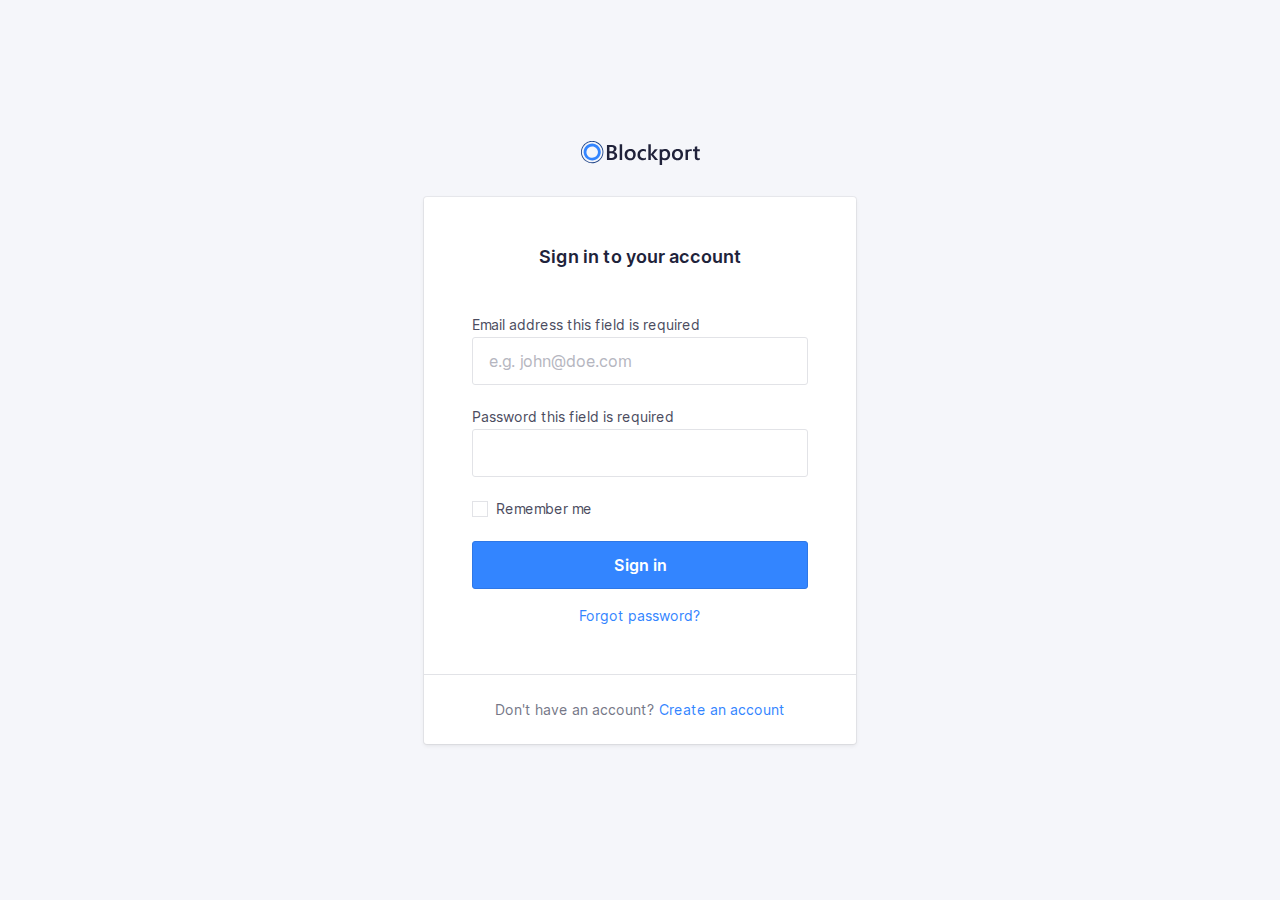
<file: index.html>
<!doctype html>
<html lang="en">
    <head>
        <meta charset="utf-8">
        <meta http-equiv="x-ua-compatible" content="ie=edge">
        <title>Blockport - Sign in</title>
        <meta name="description" content="This is my HTML5 boilerplate.">
        <meta name="viewport" content="width=device-width, initial-scale=1.0">
        <meta name="msapplication-TileColor" content="#3385FF">
        <meta name="theme-color" content="#3385FF">

        <link rel="apple-touch-icon" sizes="180x180" href="apple-touch-icon.png">
        <link rel="icon" type="image/png" sizes="32x32" href="favicon-32x32.png">
        <link rel="icon" type="image/png" sizes="16x16" href="favicon-16x16.png">
        <link rel="manifest" href="site.webmanifest">
        <link rel="mask-icon" href="safari-pinned-tab.svg" color="#3385FF">

        <link rel="stylesheet" href="css/normalize.css">
		<link rel="stylesheet" href="css/screen.css"> 
        <script src="/script/app.js"></script>      
    </head>
    <body>
        <section class="o-row o-row--lg o-row--login">
            <div class="o-container u-max-width-xs">
                <h1 class="c-logo">
                    <svg class="c-logo__symbol" viewBox="0 0 119 24" xmlns="http://www.w3.org/2000/svg">
                        <path class="c-logo__path c-logo__path--1" d="M25.9496128,18.9917356 L25.9496128,4.04231406 L30.7396633,4.04231406 C32.19945,4.04231406 33.3560606,4.35834712 34.2094949,4.99041321 C35.0252057,5.55089835 35.5052521,6.4769114 35.4896465,7.4598347 C35.5056187,8.25676883 35.2485893,9.03557965 34.7604209,9.6694215 C34.2511175,10.3119823 33.5500641,10.7791057 32.7570539,11.0042975 L32.7570539,11.0459504 C33.6957957,11.1207168 34.5764055,11.5260387 35.2392256,12.1884297 C35.8602694,12.8310744 36.1707912,13.6667769 36.1707912,14.6955372 C36.1979832,15.9155062 35.6268682,17.0730015 34.6382155,17.8016529 C33.6205051,18.5950413 32.3363468,18.9917356 30.7857407,18.9917356 L25.9496128,18.9917356 Z M41.1511616,18.9918689 L38.6990404,18.9918689 L38.6990404,3.18727869 L41.1511616,3.18727869 L41.1511616,18.9918689 Z M49.1105387,19.2396694 C47.4477441,19.2396694 46.1195118,18.741157 45.1258418,17.7441322 C44.1321717,16.7471074 43.6360046,15.4247934 43.6373401,13.7771901 C43.6373401,11.9841322 44.1548767,10.5838017 45.1899495,9.57619833 C46.2250223,8.56859504 47.6200337,8.06479338 49.3749832,8.06479338 C51.0591469,8.06479338 52.3720202,8.55471073 53.3136027,9.53454547 C54.2551852,10.5143802 54.7226376,11.8730579 54.7159596,13.6105785 C54.7159596,15.313719 54.2091077,16.677686 53.195404,17.7024794 C52.1817003,18.7272727 50.8200787,19.2396694 49.1105387,19.2396694 Z M64.9231145,18.4998347 C63.986548,19.011405 62.9292595,19.2667693 61.8599663,19.2396694 C60.2572727,19.2396694 58.9657689,18.7444628 57.9854545,17.7540496 C57.0051402,16.7636364 56.5136477,15.4796694 56.5109764,13.9021488 C56.5109764,12.1434711 57.0385299,10.7312397 58.0936364,9.66545453 C59.1487429,8.59966942 60.5611166,8.0661157 62.3307576,8.06479338 C63.2258904,8.04636779 64.1144193,8.22027864 64.9351347,8.57454547 L64.9351347,10.8277686 C64.2490961,10.2941313 63.4035149,10.0011171 62.5310943,9.99471073 C61.5738178,9.96365776 60.6492491,10.3415166 59.9928283,11.0320661 C59.3330526,11.7236364 59.003165,12.6287603 59.003165,13.747438 C59.003165,14.8661157 59.3136869,15.7381818 59.9347306,16.3636364 C60.5557744,17.0023141 61.3891751,17.3216529 62.4349327,17.3216529 C63.3470917,17.3090469 64.2260005,16.9806241 64.9191077,16.3933884 L64.9191077,18.4998347 L64.9231145,18.4998347 Z M77.1256229,18.9918689 L74.0304209,18.9918689 L69.8393771,13.8605902 L69.7973064,13.8605902 L69.7973064,18.9918689 L67.3451852,18.9918689 L67.3451852,3.18727869 L69.7973064,3.18727869 L69.7973064,13.2039344 L69.8393771,13.2039344 L73.7980303,8.31462295 L76.7349663,8.31462295 L72.2814815,13.4718689 L77.1256229,18.9918689 Z M118.81569,18.8747107 C118.223016,19.1343064 117.578072,19.2557712 116.930522,19.2297521 C114.839007,19.2297521 113.793249,18.2380165 113.793249,16.2545455 L113.793249,10.2128926 L111.990219,10.2128926 L111.990219,8.31669423 L113.793249,8.31669423 L113.793249,5.84528927 L116.235354,5.15702479 L116.235354,8.31669423 L118.81569,8.31669423 L118.81569,10.2128926 L116.235354,10.2128926 L116.235354,15.5504132 C116.235354,16.1824793 116.351549,16.6340496 116.583939,16.905124 C116.81633,17.1761983 117.202312,17.3084298 117.741886,17.3018182 C118.130518,17.3099664 118.50999,17.1844984 118.81569,16.9467769 L118.81569,18.8647934 L118.81569,18.8747107 Z M109.678333,8.12826445 C110.052664,8.12904551 110.426384,8.1582218 110.796212,8.21553718 L110.796212,10.2961983 C110.392833,10.129817 109.958979,10.0480952 109.522071,10.0561983 C108.65244,10.0185786 107.815007,10.3854441 107.258266,11.0479339 C107.143588,11.1960713 107.043624,11.3548242 106.959764,11.5219835 L106.959764,18.9917356 L104.519663,18.9917356 L104.519663,8.37818184 L106.959764,8.66776859 L106.959764,8.67768594 C107.814579,8.30025824 108.742499,8.11272598 109.678333,8.12826445 Z M96.4320707,19.2396694 C94.7692761,19.2396694 93.4410438,18.741157 92.4473737,17.7441322 C91.4537037,16.7471074 90.9575366,15.4247934 90.9588721,13.7771901 C90.9588721,11.9841322 91.4764087,10.5838017 92.5114815,9.57619833 C93.5465543,8.56859504 94.9415657,8.06479338 96.6965152,8.06479338 C98.3806789,8.06479338 99.6935522,8.55471073 100.635135,9.53454547 C101.576717,10.5143802 102.04417,11.8730579 102.037492,13.6105785 C102.037492,15.313719 101.53064,16.677686 100.516936,17.7024794 C99.5032323,18.7272727 98.1416107,19.2396694 96.4320707,19.2396694 Z M87.7494781,9.53454547 C88.6883893,10.5157025 89.1578451,11.873719 89.1578451,13.608595 C89.1591806,15.3117355 88.6523287,16.6757025 87.6372896,17.7004959 C86.6222504,18.7252892 85.258625,19.2376859 83.5464141,19.2376859 C82.7065422,19.2489838 81.8737089,19.0847473 81.1023064,18.7557025 L81.1023064,23.8968595 L78.6622054,23.8968595 L78.6622054,8.31471073 L81.1023064,8.60429752 C81.9552279,8.23296681 82.8792553,8.04891403 83.8108586,8.06479338 C85.5017003,8.06479338 86.8145736,8.55471073 87.7494781,9.53454547 Z M96.5422559,9.99471073 C95.6726247,9.95709108 94.8351921,10.3239565 94.2784512,10.9864463 C93.7241864,11.6476033 93.4470539,12.5580165 93.4470539,13.7176859 C93.4470539,14.8363636 93.7275253,15.7170248 94.288468,16.3596694 C94.8529651,17.0028668 95.6823515,17.3568733 96.5422559,17.3216529 C97.5038721,17.3216529 98.2424466,17.0056198 98.7579798,16.3735537 C99.273513,15.7414876 99.5366216,14.8416529 99.5473064,13.6740496 C99.5473064,12.4998347 99.28954,11.5927273 98.7740067,10.9527273 C98.2584735,10.3127273 97.5145568,9.99338845 96.5422559,9.99471073 Z M28.4438047,6.03570248 L28.4438047,10.286281 L30.0645286,10.286281 C30.9353255,10.286281 31.6178058,10.0833058 32.1119697,9.67735538 C32.6061335,9.27140494 32.8532155,8.69619836 32.8532155,7.95173555 C32.8532155,6.67305785 31.9897643,6.03371902 30.262862,6.03371902 L28.4418013,6.03371902 L28.4438047,6.03570248 Z M28.4438047,12.2796694 L28.4438047,17.0082644 L30.5813973,17.0082644 C31.5163019,17.0082644 32.237514,16.7947108 32.7450337,16.3676033 C33.2602043,15.9259125 33.5416601,15.2742418 33.5083165,14.6003306 C33.5083165,13.0505785 32.4238271,12.2757025 30.2548485,12.2757025 L28.4518182,12.2757025 L28.4438047,12.2796694 Z M49.226734,9.99471073 C48.3571028,9.95709108 47.5196702,10.3239565 46.9629293,10.9864463 C46.4086646,11.6476033 46.131532,12.5580165 46.131532,13.7176859 C46.131532,14.8363636 46.4120034,15.7170248 46.9729461,16.3596694 C47.5370578,17.0036033 48.3664998,17.3583638 49.226734,17.3236364 C50.1883502,17.3236364 50.9269247,17.0076033 51.4424579,16.3755372 C51.9579912,15.7434711 52.2157576,14.8436364 52.2157576,13.6760331 C52.2157576,12.5018182 51.9579912,11.5947107 51.4424579,10.9547107 C50.9269247,10.3147108 50.1883502,9.99471073 49.226734,9.99471073 Z M85.8803367,16.3735537 C86.3958699,15.738843 86.6543043,14.8390083 86.6556397,13.6740496 C86.6556397,12.4985124 86.3978733,11.591405 85.8823401,10.9527273 C85.3668068,10.3140496 84.6282323,9.99471073 83.6666162,9.99471073 C82.796985,9.95709108 81.9595523,10.3239565 81.4028114,10.9864463 C81.2895823,11.124335 81.1896456,11.2724196 81.1043098,11.4287603 L81.1043098,15.9153719 C81.6149937,16.8312057 82.6094895,17.3774459 83.6646128,17.3216529 C84.626229,17.3216529 85.3648035,17.0056198 85.8803367,16.3735537 Z"></path>
                        <path class="c-logo__path c-logo__path--2" d="M11.1988215,19.5867769 C7.72899435,19.5891833 4.59940205,17.5218316 3.26949789,14.3488101 C1.93959376,11.1757885 2.67130845,7.5220381 5.12341434,5.09144786 C7.57552021,2.66085764 11.2650639,1.93214337 14.4714645,3.24513351 C17.6778651,4.55812363 19.7696074,7.65421885 19.771229,11.0895868 C19.7679239,15.7772288 15.9334776,19.5780304 11.1988215,19.5867769 Z M11.1988215,5.38314051 C8.86509736,5.38073339 6.75988968,6.77093308 5.86550131,8.90506387 C4.97111293,11.0391947 5.46382249,13.496632 7.11372873,15.1307206 C8.76363496,16.7648092 11.2455511,17.2534798 13.4013998,16.3687158 C15.5572486,15.4839518 16.962125,13.4001349 16.9605051,11.0895868 C16.9572,7.93949107 14.3805102,5.38572999 11.1988215,5.37917355 L11.1988215,5.38314051 Z"></path>
                        <path class="c-logo__path c-logo__path--3" d="M21.2917845,15.8796694 C21.3118182,15.8380165 21.3358586,15.8023141 21.3558923,15.7606612 C22.6443671,13.0744887 22.7786498,9.98607785 21.7280964,7.20021549 C20.6775431,4.41435317 18.5317957,2.16875244 15.7805219,0.975867769 L15.7805219,0.96 C15.6683333,0.910413222 15.5541414,0.874710744 15.4419529,0.82909091 C15.2937037,0.767603308 15.1434512,0.710082645 14.9931987,0.656528927 C14.792862,0.583140496 14.5925253,0.517685949 14.378165,0.458181816 C14.2319192,0.414545453 14.0856734,0.374876033 13.9394276,0.337190082 C13.7203928,0.281652893 13.501358,0.23338843 13.2823232,0.192396694 C13.1480976,0.16661157 13.0138721,0.144793388 12.8816498,0.124958678 C12.6546016,0.0905785125 12.4275533,0.0634710744 12.2005051,0.0436363637 C12.0762963,0.0337190082 11.9500842,0.0238016529 11.8258754,0.0178512397 C11.5881425,0.00462809917 11.3510774,-0.000661157024 11.1146801,0.00198347107 C10.988468,0.00198347107 10.8622559,0.00198347107 10.7380471,0.0119008265 C10.5076599,0.0218181818 10.2792761,0.0376859504 10.0528956,0.0614876034 C9.9146633,0.0753719009 9.77843434,0.0932231406 9.64220539,0.113057851 C9.44186869,0.142809918 9.22350168,0.176528926 9.01715488,0.218181818 C8.86089226,0.249917356 8.70462963,0.283636364 8.548367,0.321322314 C8.39210438,0.359008265 8.18575758,0.412561983 8.00745791,0.466115701 C7.82915825,0.519669423 7.65286195,0.577190081 7.47656566,0.638677688 C7.30026936,0.70016529 7.17405724,0.747768594 7.02580808,0.807272727 C6.82547138,0.884628098 6.63715488,0.969917355 6.44483165,1.05719008 C6.31861953,1.11471074 6.19441077,1.17421488 6.07220539,1.23768595 C5.87186869,1.34082644 5.67153199,1.45190082 5.47119529,1.56694215 C5.36301347,1.63041322 5.25683502,1.69586777 5.15065657,1.76528926 C4.95165543,1.89752066 4.75666107,2.02975207 4.5656734,2.16198347 C4.46416949,2.23603306 4.36400114,2.31140496 4.26516835,2.38809918 C4.07952302,2.52958678 3.89721661,2.67834711 3.71824916,2.83438017 C3.61607744,2.92363636 3.51791246,3.0168595 3.41774411,3.11008265 C3.25747475,3.26347108 3.10121212,3.42214876 2.94895623,3.5861157 C2.84678451,3.69719008 2.74861953,3.81024794 2.64845118,3.92528926 C2.51021886,4.08793389 2.37599327,4.25454547 2.24777778,4.42512397 C2.15161616,4.55206611 2.05946128,4.68099175 1.96930976,4.82181816 C1.90119529,4.92099175 1.82506734,5.0201653 1.75895623,5.11537188 C1.69284512,5.2105785 1.65878788,5.29190081 1.60670034,5.37917355 C1.53457912,5.49818184 1.46446128,5.61917355 1.40636364,5.74214876 C1.28415825,5.96231406 1.16796296,6.18446282 1.06178451,6.40859504 C1.02372054,6.44826445 0.995673401,6.49586778 0.981649832,6.54148761 C0.967626263,6.58710744 0.939579125,6.65454547 0.915538721,6.71008265 C0.808692479,6.95471075 0.711863077,7.20132232 0.625050505,7.44991735 C0.588989899,7.55438018 0.55426487,7.65884298 0.520875421,7.76330577 C0.444747475,8.00528927 0.377968575,8.24793388 0.320538721,8.49123966 C0.291156005,8.61157023 0.263776655,8.73190084 0.238400673,8.85223141 C0.191655443,9.07966942 0.152255892,9.30710742 0.12020202,9.53454547 C0.10016835,9.67338842 0.0821380471,9.81024795 0.0681144781,9.9490909 C0.0460774411,10.1613223 0.0320538721,10.3715703 0.022037037,10.5838017 C0.022037037,10.7365289 0.010016835,10.8872727 0.010016835,11.04 C0.010016835,11.2383471 0.010016835,11.4366942 0.026043771,11.6350413 C0.026043771,11.7917356 0.0440740741,11.9484297 0.0580976431,12.105124 C0.0761279461,12.3034711 0.104175084,12.5018182 0.132222222,12.7001653 C0.146245791,12.8429752 0.18030303,13.0036364 0.2003367,13.1543802 C0.238400673,13.3527273 0.286481481,13.5510744 0.336565657,13.7494215 C0.380639731,13.8961983 0.406683502,14.0330579 0.446750842,14.1758678 C0.506851852,14.3742149 0.576969697,14.5844628 0.647087542,14.7867769 C0.693164983,14.9157025 0.739242424,15.0446281 0.789326599,15.1715703 C0.871464646,15.3699174 0.963619529,15.5801653 1.05777778,15.7804959 C1.11387205,15.8995041 1.16996633,16.0185124 1.23006734,16.1355372 C1.33223906,16.3338843 1.44242424,16.5322314 1.55461279,16.7166942 C1.62473064,16.8357025 1.69484848,16.9527273 1.76897306,17.0677686 C1.88316498,17.2442975 2.00537037,17.4168595 2.12957912,17.587438 C2.21973064,17.7123967 2.31188552,17.8353719 2.40804714,17.9563636 C2.50420875,18.0773554 2.65646465,18.2519008 2.78468013,18.3966942 C2.91289562,18.5414876 3.02308081,18.6644628 3.14929293,18.7933884 C3.27550505,18.9223141 3.3876936,19.027438 3.51190236,19.1424794 C3.63611111,19.2575206 3.81841751,19.4241322 3.98069024,19.5590082 C4.09287879,19.6522314 4.20907407,19.7434711 4.32727273,19.8327273 C4.50957912,19.9735537 4.69388889,20.1084297 4.88621212,20.2294215 C4.9362963,20.2631405 4.98037037,20.3008265 5.03045455,20.3345455 C7.52290169,21.989742 10.5859073,22.5756212 13.5217147,21.9587191 C16.4575222,21.3418171 19.0161165,19.5746694 20.6146465,17.0598347 L20.6266667,17.0598347 C20.6647306,17.0003306 20.6947811,16.9368595 20.7328451,16.8753719 C20.8149832,16.7424794 20.8911111,16.6036364 20.9692424,16.4647934 C21.0854377,16.2763636 21.1936195,16.08 21.2917845,15.8796694 Z M6.96771044,20.4198347 C6.40765296,20.1694737 5.87129224,19.8701033 5.36501684,19.5252893 C5.18671717,19.4042975 5.01442761,19.2773554 4.84614478,19.1464463 C4.73996633,19.065124 4.63378788,18.9818182 4.53161616,18.8965289 C4.38136364,18.7715703 4.23912458,18.6406612 4.09888889,18.5097521 C3.9586532,18.378843 3.87451178,18.2995041 3.76632997,18.1884297 C3.65814815,18.0773554 3.53794613,17.9444628 3.42976431,17.8214876 C3.32158249,17.6985124 3.19737374,17.5557025 3.08718855,17.4247934 C2.97700337,17.2938843 2.91489899,17.1986777 2.83075758,17.0836364 C2.71656566,16.9249587 2.60237374,16.766281 2.49819865,16.6036364 C2.43008418,16.4965289 2.36597643,16.3894215 2.29786195,16.2803306 C2.19368687,16.1038017 2.09752525,15.9252893 1.9973569,15.7447934 C1.94126263,15.6376859 1.89117845,15.528595 1.83909091,15.4195041 C1.7609596,15.2231405 1.67681818,15.0386777 1.60069024,14.8482644 C1.55461279,14.7332231 1.51454545,14.6161983 1.47247475,14.501157 C1.40436027,14.3127273 1.34025253,14.1242975 1.28415825,13.9319008 C1.24609428,13.8029752 1.2140404,13.6760331 1.18198653,13.5490909 C1.13590909,13.3626446 1.09183502,13.1761983 1.05577441,12.9897521 C1.02973064,12.8429752 1.0076936,12.7140496 0.981649832,12.5771901 C0.953602694,12.3927273 0.92956229,12.2082644 0.911531987,12.0218182 C0.897508418,11.8809918 0.889494949,11.7401653 0.881481481,11.5993388 C0.881481481,11.4109091 0.865454545,11.2224794 0.865454545,11.0340496 C0.865454545,10.8971901 0.865454545,10.7603306 0.877474747,10.6254545 C0.877474747,10.4271074 0.899511785,10.2287603 0.919545455,10.0304132 C0.931565657,9.90743803 0.94959596,9.78247936 0.965622896,9.65950414 C0.995673401,9.44528927 1.03173401,9.23107436 1.07580808,9.01884299 C1.09784512,8.91173555 1.12188552,8.80462812 1.14792929,8.69950414 C1.20402357,8.47074382 1.27080247,8.24330577 1.34826599,8.01719009 C1.37764871,7.9246281 1.408367,7.83206612 1.44042088,7.73950414 C1.52189113,7.50545453 1.61204265,7.2740496 1.71087542,7.04528927 C1.75094276,6.95206611 1.7910101,6.86082645 1.83508418,6.76958679 C1.93525253,6.55537188 2.03542088,6.3490909 2.15762626,6.14479338 C2.21973064,6.03570248 2.27983165,5.92661158 2.34594276,5.81752064 C2.45412458,5.63900825 2.5683165,5.46644628 2.68651515,5.29586778 C2.7686532,5.17685949 2.85279461,5.0598347 2.93893939,4.94479338 C3.06047699,4.7847934 3.18602133,4.62876031 3.31557239,4.47669423 C3.40505612,4.36826447 3.49520763,4.26710742 3.58602694,4.17322312 C3.73026936,4.01983471 3.87718294,3.86842975 4.02676768,3.71900826 C4.11491582,3.63438017 4.20506734,3.55173554 4.29722222,3.47107438 C4.46016275,3.32694215 4.62710998,3.18809917 4.79806397,3.05454545 C4.88754769,2.98446281 4.978367,2.91834711 5.07052189,2.85619835 C5.24815375,2.72396694 5.42912458,2.60099173 5.61343434,2.48727273 C5.71093152,2.42512397 5.80909651,2.36561983 5.90792929,2.30876033 C6.09090349,2.20165289 6.27654882,2.09983471 6.46486532,2.00330579 C6.57705387,1.94644628 6.69057799,1.89157025 6.80543771,1.83867769 C6.98306957,1.75669422 7.16203704,1.67933884 7.34234007,1.60661157 C7.47589785,1.55239669 7.61413018,1.50082645 7.75703704,1.45190082 C7.91864196,1.39504132 8.08225029,1.34214876 8.24786195,1.29322314 C8.41347361,1.24429752 8.57975307,1.2 8.74670034,1.16033058 C8.8896072,1.12595041 9.03318182,1.09421488 9.17742424,1.06512397 C9.36841191,1.02677686 9.56073514,0.994380165 9.75439394,0.967933885 C9.87993826,0.950743802 10.0061504,0.934876033 10.1330303,0.920330577 C10.3440516,0.899173554 10.5557407,0.883966942 10.7680976,0.874710744 L11.1126768,0.874710744 C11.3317116,0.874710744 11.5514141,0.880000001 11.7717845,0.890578513 L12.1143603,0.914380167 C12.3307239,0.932892563 12.5464197,0.958677687 12.7614478,0.991735538 C12.8829854,1.01024793 13.004523,1.0307438 13.1260606,1.05322314 C13.330404,1.09157025 13.5347475,1.13652893 13.7390909,1.18809918 C13.8713131,1.22181818 14.0035354,1.25752066 14.1397643,1.29719008 C14.3320875,1.35404959 14.523743,1.41619835 14.7147306,1.48363636 C14.8509596,1.53322314 14.9851852,1.58479339 15.115404,1.64033058 C17.755199,2.69780719 19.8336285,4.79210648 20.8551251,7.42387715 C21.8766218,10.0556478 21.7496417,12.9890377 20.5044613,15.5246281 C20.4123064,15.7229752 20.3041246,15.8975206 20.207963,16.08 C20.1378451,16.2029752 20.0697306,16.3279339 19.9956061,16.4489256 C17.2731751,20.8198837 11.7011151,22.517402 6.96771044,20.4178512 L6.96771044,20.4198347 Z"></path>
                    </svg>
                </h1>
                <form class="c-card" action="#">
                    <div class="c-card__body">
                        <h2 class="c-card__title">
                            Sign in to your account
                        </h2>
                        <p class="c-form-field">
                            <label class="c-label js-email-field" for="username">
                                Email address
                                <span class="c-label__error__message js-email-message">this field is required</span>                                
                            </label>
                            <input class="c-input  js-email-input" type="email" name="username" id="username" placeholder="e.g. john@doe.com" required>
                        </p>
                        <p class="c-form-field">
                            <label class="c-label js-password-field" for="password">
								Password
                                <span class="c-label__error__message js-password-message">this field is required</span>                                
								
                            </label>                            
                            <input class="c-input  js-password-input" type="password" name="password" id="password" required>
                        </p>
                        <!-- Custom checkbox -->
                        <p class="c-form-field c-form-field--option">
                            <input class="o-hide-accessible c-option c-option--hidden js-remember-input" type="checkbox" id="customRememberme">
                            <label class="c-label c-label--option c-custom-option js-remember-label" for="customRememberme">
                                <span class="c-custom-option__fake-input c-custom-option__fake-input--checkbox">
                                    <svg class="c-custom-option__symbol" xmlns="http://www.w3.org/2000/svg" viewBox="0 0 9 6.75">
                                        <path d="M4.75,9.5a1,1,0,0,1-.707-.293l-2.25-2.25A1,1,0,1,1,3.207,5.543L4.75,7.086,8.793,3.043a1,1,0,0,1,1.414,1.414l-4.75,4.75A1,1,0,0,1,4.75,9.5" transform="translate(-1.5 -2.75)"/>
                                    </svg>
                                </span>
                                Remember me
                            </label>
                        </p>
                        <p class="u-mb-md">
                            <!-- Button -->
                            <button class="o-button-reset c-button js-sign-in-button">Sign in</button>
                        </p>
                        <p class="u-text-sm u-align-text-center">
                            <a href="#!">
                                Forgot password?
                            </a>
                        </p>
                    </div>
                    <div class="c-card__footer">
                        <p class="u-align-text-center u-text-sm u-color-neutral-dark">
                            Don't have an account? <a href="#">Create an account</a>
                        </p>
                    </div>
                </form>

            </div>
        </section>
    </body>
</html>
</file>
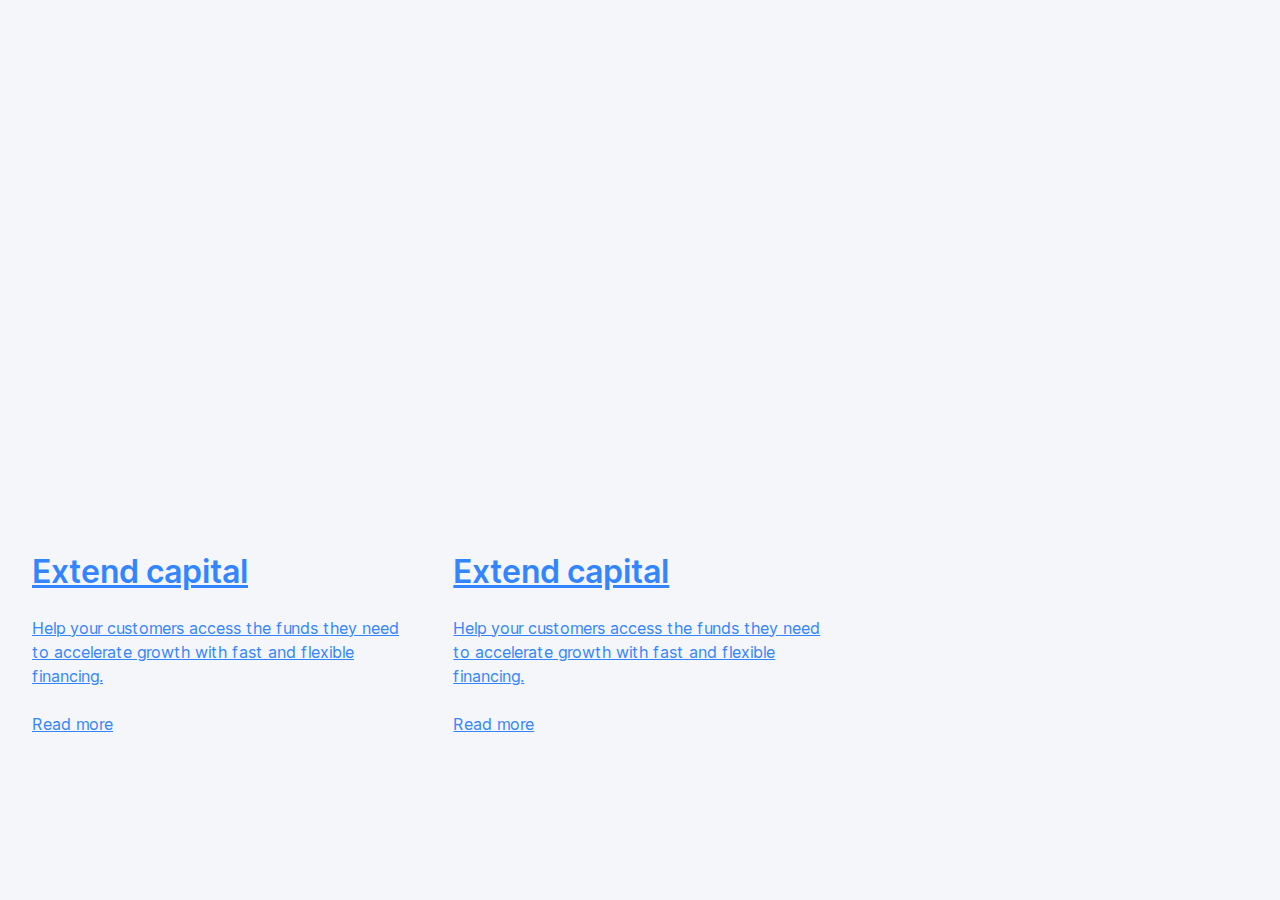
<file: cards.html>
<!doctype html>
<html lang="en">
    <head>
        <meta charset="utf-8">
        <meta http-equiv="x-ua-compatible" content="ie=edge">
        <title>Blockport - Sign in</title>
        <meta name="description" content="This is my HTML5 boilerplate.">
        <meta name="viewport" content="width=device-width, initial-scale=1.0">
        <meta name="msapplication-TileColor" content="#3385FF">
        <meta name="theme-color" content="#3385FF">

        <link rel="apple-touch-icon" sizes="180x180" href="apple-touch-icon.png">
        <link rel="icon" type="image/png" sizes="32x32" href="favicon-32x32.png">
        <link rel="icon" type="image/png" sizes="16x16" href="favicon-16x16.png">
        <link rel="manifest" href="site.webmanifest">
        <link rel="mask-icon" href="safari-pinned-tab.svg" color="#3385FF">

        <link rel="stylesheet" href="css/normalize.css">
		<link rel="stylesheet" href="css/screen.css">
    </head>
    <body>
        <section class="o-row o-row--lg o-row--login">
            <div class="o-container">
                <div class="o-layout o-layout--gutter-lg">
                    <div class="o-layout__item u-1-of-3-bp3">
                        <a href="#!" class="c-tent">
                            <div class="c-tent__icon-wrapper">
                                <svg class="c-tent__icon c-icon" xmlns="http://www.w3.org/2000/svg" viewBox="0 0 48 48">
                                    <g fill="none" fill-rule="evenodd">
                                        <circle class="c-icon__path c-icon__path--color-1" cx="24" cy="24" r="23"></circle>
                                        <path class="c-icon__path c-icon__path--color-2" d="M23.03 36v-3.74a11.64 11.64 0 0 1-3.77-1.07v-3.07a8.36 8.36 0 0 0 4.56 1.5c1.67 0 2.82-.86 2.82-2.11 0-3.15-7.64-1.62-7.64-7.12 0-2.25 1.59-3.94 4.03-4.48V12h2.84v3.74c1.1.1 2.23.38 3.36.9v2.98a8 8 0 0 0-4.15-1.25c-1.6 0-2.72.77-2.72 1.97 0 3 7.64 1.46 7.64 7.11 0 2.33-1.62 4.1-4.13 4.66V36h-2.84z">
                                        </path>
                                    </g>
                                </svg>
                            </div>
                            <div class="c-tent__body">
                                <div class="c-tent__content">
                                    <h2 class="c-tent__title">
                                        Extend capital
                                    </h2>
                                    <p>
                                        Help your customers access the funds they need to accelerate growth with fast and flexible financing.
                                    </p>
                                </div>
                                <div class="c-tent__action">
                                    Read more
                                </div>
                            </div>                           
                        </a>
                    </div>
                    <div class="o-layout__item u-1-of-3-bp3">
                        <a href="#!" class="c-tent">
                            <div class="c-tent__icon-wrapper">
                                <svg class="c-tent__icon c-icon" xmlns="http://www.w3.org/2000/svg" viewBox="0 0 48 48">
                                    <g fill="none" transform="translate(1 8)">
                                        <path class="c-icon__path c-icon__path--color-1"
                                            d="M44,32 L13,32 C11.8954305,32 11,31.1045695 11,30 L11,19.2 L33.455,19.2 L33.455,18 L46,18 L46,30 C46,31.1045695 45.1045695,32 44,32 Z M33.455,9 L44,9 C45.1045695,9 46,9.8954305 46,11 L46,13 L33.455,13 L33.455,9 Z">
                                        </path>
                                        <path class="c-icon__path c-icon__path--color-2"
                                            d="M33,23 L2,23 C0.8954305,23 0,22.1045695 0,21 L0,2 C0,0.8954305 0.8954305,0 2,0 L33,0 C34.1045695,0 35,0.8954305 35,2 L35,21 C35,22.1045695 34.1045695,23 33,23 Z M10,7 C10,6.44771525 9.55228475,6 9,6 L4,6 C3.44771525,6 3,6.44771525 3,7 L3,10 C3,10.5522847 3.44771525,11 4,11 L9,11 C9.55228475,11 10,10.5522847 10,10 L10,7 Z">
                                        </path>
                                    </g>
                                </svg>
                            </div>
                            <div class="c-tent__body">
                                <div class="c-tent__content">
                                    <h2 class="c-tent__title">
                                        Extend capital
                                    </h2>
                                    <p>
                                        Help your customers access the funds they need to accelerate growth with fast and flexible financing.
                                    </p>
                                </div>
                                <div class="c-tent__action">
                                    Read more
                                </div>
                            </div>                           
                        </a>
                    </div>
                </div>                
            </div>
        </section>
    </body>
</html>
</file>
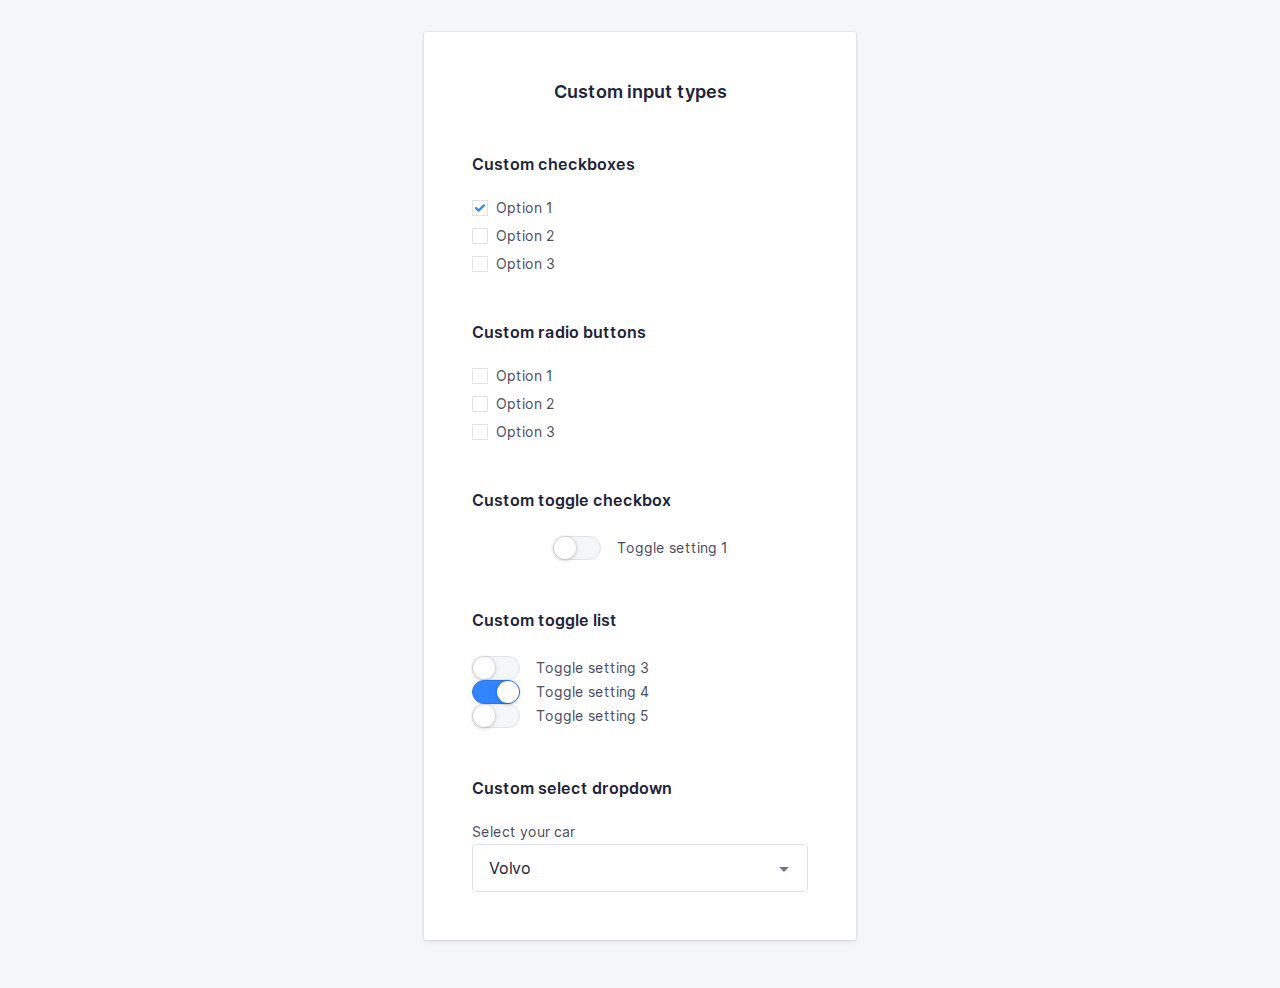
<file: inputs.html>
<!doctype html>
<html lang="en">

<head>
    <meta charset="utf-8">
    <meta http-equiv="x-ua-compatible" content="ie=edge">
    <title>Blockport - Custom input types</title>
    <meta name="description" content="This is my HTML5 boilerplate.">
    <meta name="viewport" content="width=device-width, initial-scale=1.0">
    <meta name="msapplication-TileColor" content="#3385FF">
    <meta name="theme-color" content="#3385FF">

    <link rel="apple-touch-icon" sizes="180x180" href="apple-touch-icon.png">
    <link rel="icon" type="image/png" sizes="32x32" href="favicon-32x32.png">
    <link rel="icon" type="image/png" sizes="16x16" href="favicon-16x16.png">
    <link rel="manifest" href="site.webmanifest">
    <link rel="mask-icon" href="safari-pinned-tab.svg" color="#3385FF">

    <link rel="stylesheet" href="css/normalize.css">
    <link rel="stylesheet" href="css/screen.css">
</head>

<body>
    <section class="o-row o-row--lg o-row--login o-row--beta">
        <div class="o-container u-max-width-xs">
            <form class="c-card" action="#">
                <div class="c-card__body">
                    <h2 class="c-card__title">
                        Custom input types
                    </h2>
                    <div class="o-section">
                        <!-- Custom checkboxes -->
                        <h5>
                            Custom checkboxes
                        </h5>
                        <ul class="o-list c-option-list">
                            <li class="c-form-field c-form-field--option c-option-list__item">
                                <input class="o-hide-accessible c-option c-option--hidden" type="checkbox"
                                    id="checkbox1" checked>
                                <label class="c-label c-label--option c-custom-option" for="checkbox1">
                                    <span class="c-custom-option__fake-input c-custom-option__fake-input--checkbox">
                                        <svg class="c-custom-option__symbol" xmlns="http://www.w3.org/2000/svg"
                                            viewBox="0 0 9 6.75">
                                            <path
                                                d="M4.75,9.5a1,1,0,0,1-.707-.293l-2.25-2.25A1,1,0,1,1,3.207,5.543L4.75,7.086,8.793,3.043a1,1,0,0,1,1.414,1.414l-4.75,4.75A1,1,0,0,1,4.75,9.5"
                                                transform="translate(-1.5 -2.75)" />
                                        </svg>
                                    </span>
                                    Option 1
                                </label>
                            </li>
                            <li class="c-form-field c-form-field--option c-option-list__item">
                                <input class="o-hide-accessible c-option c-option--hidden" type="checkbox"
                                    id="checkbox2">
                                <label class="c-label c-label--option c-custom-option" for="checkbox2">
                                    <span class="c-custom-option__fake-input c-custom-option__fake-input--checkbox">
                                        <svg class="c-custom-option__symbol" xmlns="http://www.w3.org/2000/svg"
                                            viewBox="0 0 9 6.75">
                                            <path
                                                d="M4.75,9.5a1,1,0,0,1-.707-.293l-2.25-2.25A1,1,0,1,1,3.207,5.543L4.75,7.086,8.793,3.043a1,1,0,0,1,1.414,1.414l-4.75,4.75A1,1,0,0,1,4.75,9.5"
                                                transform="translate(-1.5 -2.75)" />
                                        </svg>
                                    </span>
                                    Option 2
                                </label>
                            </li>
                            <li class="c-form-field c-form-field--option c-option-list__item">
                                <input class="o-hide-accessible c-option c-option--hidden" type="checkbox"
                                    id="checkbox3">
                                <label class="c-label c-label--option c-custom-option" for="checkbox3">
                                    <span class="c-custom-option__fake-input c-custom-option__fake-input--checkbox">
                                        <svg class="c-custom-option__symbol" xmlns="http://www.w3.org/2000/svg"
                                            viewBox="0 0 9 6.75">
                                            <path
                                                d="M4.75,9.5a1,1,0,0,1-.707-.293l-2.25-2.25A1,1,0,1,1,3.207,5.543L4.75,7.086,8.793,3.043a1,1,0,0,1,1.414,1.414l-4.75,4.75A1,1,0,0,1,4.75,9.5"
                                                transform="translate(-1.5 -2.75)" />
                                        </svg>
                                    </span>
                                    Option 3
                                </label>
                            </li>
                        </ul>
                    </div>
                    <div class="o-section">
                        <!-- Custom radio buttons -->
                        <h5>
                            Custom radio buttons
                        </h5>
                        <ul class="o-list c-option-list">
                            <li class="c-form-field c-form-field--option c-option-list__item">
                                <input class="o-hide-accessible c-option c-option--hidden" type="radio" name="radios"
                                    id="radio1">
                                <label class="c-label c-label--option c-custom-option" for="radio1">
                                    <span class="c-custom-option__fake-input c-custom-option__fake-input--radio">
                                        <span class="c-custom-option__symbol"></span>
                                    </span>
                                    Option 1
                                </label>
                            </li>
                            <li class="c-form-field c-form-field--option c-option-list__item">
                                <input class="o-hide-accessible c-option c-option--hidden" type="radio" name="radios"
                                    id="radio2">
                                <label class="c-label c-label--option c-custom-option" for="radio2">
                                    <span class="c-custom-option__fake-input c-custom-option__fake-input--radio">
                                        <span class="c-custom-option__symbol"></span>
                                    </span>
                                    Option 2
                                </label>
                            </li>
                            <li class="c-form-field c-form-field--option c-option-list__item">
                                <input class="o-hide-accessible c-option c-option--hidden" type="radio" name="radios"
                                    id="radio3">
                                <label class="c-label c-label--option c-custom-option" for="radio3">
                                    <span class="c-custom-option__fake-input c-custom-option__fake-input--radio">
                                        <span class="c-custom-option__symbol"></span>
                                    </span>
                                    Option 3
                                </label>
                            </li>
                        </ul>
                    </div>
                    <div class="o-section">
                        <!-- Custom toggle checkboxes -->
                        <h5>
                            Custom toggle checkbox
                        </h5>
                        <p>
                            <input class="o-hide-accessible c-option c-option--hidden" type="checkbox" id="toggle1">
                            <label class="c-label c-label--option c-custom-toggle" for="toggle1">
                                <span class="c-custom-toggle__fake-input">
                                </span>
                                Toggle setting 1
                            </label>
                        </p>
                    </div>
                    <div class="o-section">
                        <h5>
                            Custom toggle list
                        </h5>
                        <ul class="o-list c-custom-toggle-list">
                            <li class="c-custom-toggle-list__item">
                                <input class="o-hide-accessible c-option c-option--hidden" type="checkbox" id="toggle3">
                                <label class="c-label c-label--option c-custom-toggle c-custom-toggle--inverted"
                                    for="toggle3">
                                    <span class="c-custom-toggle__fake-input">
                                    </span>
                                    Toggle setting 3
                                </label>
                            </li>
                            <li class="c-custom-toggle-list__item">
                                <input class="o-hide-accessible c-option c-option--hidden" type="checkbox" id="toggle4"
                                    checked>
                                <label class="c-label c-label--option c-custom-toggle c-custom-toggle--inverted"
                                    for="toggle4">
                                    <span class="c-custom-toggle__fake-input">
                                    </span>
                                    Toggle setting 4
                                </label>
                            </li>
                            <li class="c-custom-toggle-list__item">
                                <input class="o-hide-accessible c-option c-option--hidden" type="checkbox" id="toggle5">
                                <label class="c-label c-label--option c-custom-toggle c-custom-toggle--inverted"
                                    for="toggle5">
                                    <span class="c-custom-toggle__fake-input">
                                    </span>
                                    Toggle setting 5
                                </label>
                            </li>
                        </ul>
                    </div>
                    <div class="o-section">
                        <!-- Custom select -->
                        <h5>
                            Custom select dropdown
                        </h5>
                        <p class="c-form-field">
                            <label class="c-label" for="select1">
                                Select your car
                            </label>
                            <span class="c-custom-select">
                                <select class="c-input c-custom-select__input" class="" name="select1" id="select1">
                                    <option value="volvo">Volvo</option>
                                    <option value="saab">Saab</option>
                                    <option value="mercedes">Mercedes</option>
                                    <option value="audi">Audi</option>
                                </select>
                                <svg class="c-custom-select__symbol" xmlns="http://www.w3.org/2000/svg"
                                    viewBox="0 0 24 24">
                                    <path d="M7,10l5,5,5-5Z" />
                                </svg>
                            </span>
                        </p>
                    </div>
                </div>
            </form>
        </div>
    </section>
</body>

</html>
</file>
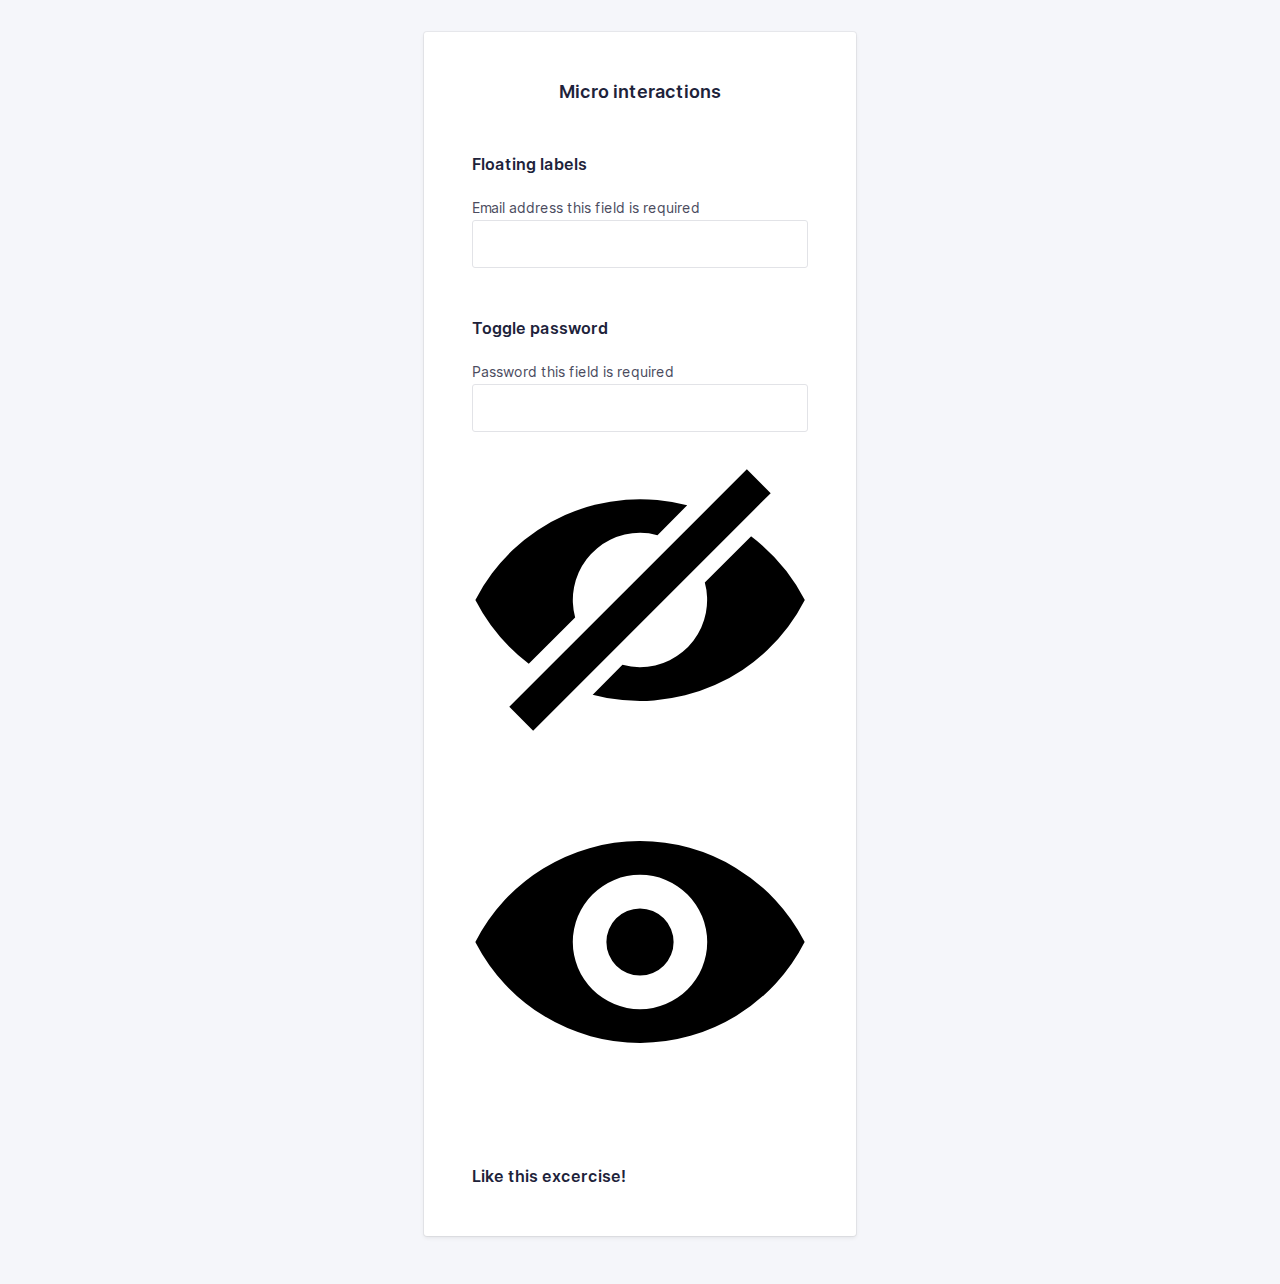
<file: interactions.html>
<!doctype html>
<html lang="en">
    <head>
        <meta charset="utf-8">
        <meta http-equiv="x-ua-compatible" content="ie=edge">
        <title>Blockport - Custom input types</title>
        <meta name="description" content="This is my HTML5 boilerplate.">
        <meta name="viewport" content="width=device-width, initial-scale=1.0">
        <meta name="msapplication-TileColor" content="#3385FF">
        <meta name="theme-color" content="#3385FF">

        <link rel="apple-touch-icon" sizes="180x180" href="apple-touch-icon.png">
        <link rel="icon" type="image/png" sizes="32x32" href="favicon-32x32.png">
        <link rel="icon" type="image/png" sizes="16x16" href="favicon-16x16.png">
        <link rel="manifest" href="site.webmanifest">
        <link rel="mask-icon" href="safari-pinned-tab.svg" color="#3385FF">

        <link rel="stylesheet" href="css/normalize.css">
        <link rel="stylesheet" href="css/screen.css">
        <script src="/script/app.js"></script>
    </head>
    <body>
        <section class="o-row o-row--lg o-row--login o-row--beta">
            <div class="o-container u-max-width-xs">
                <form class="c-card" action="#">
                    <div class="c-card__body">
                        <h2 class="c-card__title">
                            Micro interactions
                        </h2>
                        <div class="o-section">
                            <h5>
                                Floating labels
                            </h5>     
                            <p class="c-form-field js-email-field">
                                <label class="c-label" for="username">
                                    Email address
                                    <span class="c-label__error__message js-email-message">this field is required</span>
                                </label>
                                <input class="c-input js-email-input" type="email" name="username" id="username"
                                    required>
                            </p>
                        </div>
                        <div class="o-section">
                            <h5>
                                Toggle password
                            </h5>   
                            <p class="c-form-field js-password-field">
                                <label class="c-label" for="password">
                                    Password
                                    <span class="c-label__error__message js-password-message">this field is required</span>
                                </label>
                                <span class="c-toggle-password-container">
                                    <input class="c-input js-password js-password-input" type="password" name="password" id="password" required>
                                    <span class="c-toggle-password ">
                                        <input class="o-hide-accessible c-toggle-password__checkbox js-password-toggle" type="checkbox" id="togglePassword">
                                        <label class="c-toggle-password__label" for="togglePassword">
                                            <svg class="c-toggle-password__icon c-toggle-password__icon--hide" xmlns="http://www.w3.org/2000/svg" viewBox="0 0 20 20">
                                                <path
                                                    d="M19.009,73.18l-1.77,1.78a3.908,3.908,0,0,0-1.037-.137,4,4,0,0,0-3.857,5.065l-.007-.028-2.76,2.75A11.106,11.106,0,0,1,6.4,78.82,11.014,11.014,0,0,1,19.076,73.2L19,73.18Zm3.8,1.85a11.163,11.163,0,0,1,3.2,3.79,11.014,11.014,0,0,1-12.7,5.622l.077.018,1.77-1.78a3.907,3.907,0,0,0,1.037.137,4,4,0,0,0,3.857-5.065l.007.028,2.76-2.75Zm-.25-3.99,1.42,1.42L9.839,86.6l-1.42-1.42Z"
                                                    transform="translate(-6.199 -68.82)" />
                                            </svg>
                                            <svg class="c-toggle-password__icon c-toggle-password__icon--show" xmlns="http://www.w3.org/2000/svg" viewBox="0 0 20 20">
                                                <path
                                                    d="M6.4,133.876a11,11,0,0,1,19.571-.061l.029.061a11,11,0,0,1-19.571.061l-.029-.061Zm9.8,4a4,4,0,1,0,0-8h0a4,4,0,0,0,0,8Zm0-2a2,2,0,0,1,0-4h0a2,2,0,1,1,0,4Z"
                                                    transform="translate(-6.2 -123.876)" />
                                            </svg>
                                            <span class="o-hide-accessible">
                                                Show password
                                            </span>                                            
                                        </label>
                                    </span>                                    
                                </span>                                
                            </p>
                        </div>
                        <div class="o-section">
                            <h5>
                                Like this excercise!
                            </h5>                            
                        </div>
                        
                    </div>
                </form>
            </div>
        </section>
    </body>
</html>
</file>
<file: css/screen.css>
/*------------------------------------*\
#FONTS
\*------------------------------------*/

@font-face {
  font-family: 'Inter Web';
  font-weight: 400;
  src: url('../fonts/Inter-Regular.woff2') format('woff2');
}

@font-face {
  font-family: 'Inter Web';
  font-weight: 600;
  src: url('../fonts/Inter-SemiBold.woff2') format('woff2');
}

/*------------------------------------*\
#Variables
\*------------------------------------*/

:root {
  /* colors */
  --global-color-alpha-light: #4f95ff;
  --global-color-alpha: #3385ff;
  --global-color-alpha-dark: #2e77e6;
  --global-color-alpha-x-dark: #1b4186;
  --global-color-alpha-transparent: #3385ffbf;
  --global-color-alpha-x-transparent: #3385ff4d;

  --global-color-neutral-xxxx-light: #f5f6fa;
  --global-color-neutral-xxx-light: #e2e3e7;
  --global-color-neutral-xx-light: #caccd4;
  --global-color-neutral-x-light: #b5b6c0;
  --global-color-neutral-light: #a0a1ad;
  --global-color-neutral: #8b8c9a;
  --global-color-neutral-dark: #757787;
  --global-color-neutral-x-dark: #606274;
  --global-color-neutral-xx-dark: #4b4c60;
  --global-color-neutral-xxx-dark: #35374d;
  --global-color-neutral-xxxx-dark: #20223a;
  --global-color-neutral-xxxx-dark-hover: #0b0d29;
  --global-color-neutral-xxxx-dark-trans: #0a0a0a10;

  --global-input-backgroundColor: White;
  --global-input-color: var(--global-color-neutral-xxxx-dark);
  --global-input-borderColor: var(--global-color-neutral-xxx-light);
  --global-input-hover-borderColor: var(--global-color-neutral-xx-light);
  --global-input-focus-borderColor: var(--global-color-alpha);
  --global-input-boxShadow: 0 0 0 3px var(--global-color-alpha-x-transparent);
  --global-input-boxShadow-toggle: 0 0 0 3px var(--global-color-neutral-xxxx-dark-trans);

  /* border stuff */
  --global-borderRadius: 3px;
  --global-borderWidth: 1px;

  /* transitions */
  --global-transitionTiming-alpha: 0.1s ease-out;

  /* Baseline settings */
  --global-baseline: 8px;
  --global-whitespace: calc(var(--global-baseline) * 3); /* = 24px */

  --global-whitespace-xs: calc(var(--global-baseline) / 2); /* = 4px */
  --global-whitespace-sm: calc(var(--global-baseline) * 1); /*  = 8px */
  --global-whitespace-md: calc(var(--global-baseline) * 2); /*  = 16px */
  --global-whitespace-lg: calc(var(--global-baseline) * 4); /*  = 32px */
  --global-whitespace-xl: calc(var(--global-whitespace) * 2); /*  = 48px */
  --global-whitespace-xxl: calc(var(--global-whitespace) * 3); /*  = 72px */
}

/*------------------------------------*\
#GENERIC
\*------------------------------------*/

/*
    Generic: Page
    ---
    Global page styles + universal box-sizing:
*/

html {
  font-size: 16px;
  line-height: 1.5;
  font-family: 'Inter Web', Helvetica, arial, sans-serif;
  color: var(--global-color-neutral-xxxx-dark);
  background-color: var(--global-color-neutral-xxxx-light);
  box-sizing: border-box;
  -webkit-font-smoothing: antialiased;
  -moz-osx-font-smoothing: grayscale;
}

*,
*:before,
*:after {
  box-sizing: inherit;
}

/*
* Remove text-shadow in selection highlight:
* https://twitter.com/miketaylr/status/12228805301
*
* Customize the background color to match your design.
*/

::-moz-selection {
  background: var(--global-color-alpha);
  color: white;
  text-shadow: none;
}

::selection {
  background: var(--global-color-alpha);
  color: white;
  text-shadow: none;
}

/*------------------------------------*\
#Elements
\*------------------------------------*/

/*
Elements: Images
---
Default markup for images to make them responsive
*/

img {
  max-width: 100%;
  vertical-align: top;
}

/*
    Elements: typography
    ---
    Default markup for typographic elements
*/

h1,
h2,
h3 {
  font-weight: 700;
}

h1 {
  font-size: 36px;
  line-height: calc(var(--global-baseline) * 6);
  margin: 0 0 var(--global-whitespace);
}

h2 {
  font-size: 32px;
  line-height: calc(var(--global-baseline) * 5);
  margin: 0 0 var(--global-whitespace);
}

h3 {
  font-size: 26px;
  line-height: calc(var(--global-baseline) * 4);
  margin: 0 0 var(--global-whitespace);
}

h4,
h5,
h6 {
  font-size: 16px;
  font-weight: 600;
  line-height: calc(var(--global-baseline) * 3);
  margin: 0 0 var(--global-whitespace);
}

p,
ol,
ul,
dl,
table,
address,
figure {
  margin: 0 0 var(--global-whitespace);
}

ul,
ol {
  padding-left: var(--global-whitespace);
}

li ul,
li ol {
  margin-bottom: 0px;
}

blockquote {
  font-style: normal;
  font-size: 23px;
  line-height: calc(var(--global-baseline) * 6);
  margin: 0 0 var(--global-whitespace);
}

blockquote * {
  font-size: inherit;
  line-height: inherit;
}

figcaption {
  font-weight: 400;
  font-size: 12px;
  line-height: calc(var(--global-baseline) * 2);
  margin-top: var(--global-whitespace-xxs);
}

hr {
  border: 0;
  height: var(--global-borderWidth);
  background: LightGrey;
  margin: 0 0 var(--global-whitespace);
}

a,
a:visited {
  transition: all var(--global-transitionTiming-alpha);
  color: var(--global-color-alpha);
  outline-color: var(--global-link-BoxShadowColor);
  outline-width: medium;
  outline-offset: 2px;
}

a:hover,
a:focus {
  color: var(--global-color-alpha-light);
}

a:active {
  color: var(--global-color-alpha-dark);
}

label,
input {
  display: block;
}

input::placeholder {
  color: var(--global-color-neutral-x-light);
}

/*------------------------------------*\
#OBJECTS
\*------------------------------------*/

/*
    Objects: Row
    ---
    Creates a horizontal row that stretches the viewport and adds padding around children
*/

.o-row {
  position: relative;
  padding: var(--global-whitespace) var(--global-whitespace) 0;
}

.o-row--login {
  min-height: 100vh;
  display: flex;
  align-items: center;
}

/* size modifiers */

.o-row--lg {
  padding-top: var(--global-whitespace-lg);
  padding-bottom: var(--global-whitespace);
}

@media (min-width: 768px) {
  .o-row {
    padding-left: var(--global-whitespace-lg);
    padding-right: var(--global-whitespace-lg);
  }
}

/*
    Objects: Container
    ---
    Creates a horizontal container that sets de global max-width
*/

.o-container {
  margin-left: auto;
  margin-right: auto;
  max-width: 79.5em; /* 79.5 * 16px = 1272 */
  width: 100%;
}

/*
    Objects: section
    ---
    Creates vertical whitespace between adjacent sections inside a row
*/

.o-section {
  position: relative;
}

.o-section + .o-section {
  padding-top: var(--global-whitespace);
}

@media (min-width: 768px) {
  .o-section--lg + .o-section--lg,
  .o-section--xl + .o-section--xl {
    padding-top: var(--global-whitespace-lg);
  }
}

@media (min-width: 992px) {
  .o-section--xl + .o-section--xl {
    padding-top: var(--global-whitespace-xxl);
  }
}

/*
    Objects: Layout
    ---
    The layout object provides us with a column-style layout system. This object
    contains the basic structural elements, but classes should be complemented
    with width utilities
*/

.o-layout {
  display: -webkit-flex;
  display: -ms-flexbox;
  display: flex;
  flex-wrap: wrap;
}

.o-layout__item {
  width: 100%;
}

/* gutter modifiers, these affect o-layout__item too */

.o-layout--gutter {
  margin: 0 -12px;
}

.o-layout--gutter > .o-layout__item {
  padding: 0 12px;
}

.o-layout--gutter-sm {
  margin: 0 -6px;
}

.o-layout--gutter-sm > .o-layout__item {
  padding: 0 6px;
}

.o-layout--gutter-lg {
  margin: 0 calc(var(--global-whitespace) * -1);
}

.o-layout--gutter-lg > .o-layout__item {
  padding: 0 var(--global-whitespace);
}

.o-layout--gutter-xl {
  margin: 0 calc(var(--global-whitespace-lg) * -1);
}

.o-layout--gutter-xl > .o-layout__item {
  padding: 0 var(--global-whitespace-lg);
}

/* reverse horizontal row modifier */

.o-layout--row-reverse {
  flex-direction: row-reverse;
}

/* Horizontal alignment modifiers*/

.o-layout--justify-start {
  justify-content: flex-start;
}

.o-layout--justify-end {
  justify-content: flex-end;
}

.o-layout--justify-center {
  justify-content: center;
}

.o-layout--justify-space-around {
  justify-content: space-around;
}

.o-layout--justify-space-evenly {
  justify-content: space-evenly;
}

.o-layout--justify-space-between {
  justify-content: space-between;
}

/* Vertical alignment modifiers */

.o-layout--align-start {
  align-items: flex-start;
}

.o-layout--align-end {
  align-items: flex-end;
}

.o-layout--align-center {
  align-items: center;
}

.o-layout--align-baseline {
  align-items: baseline;
}

/* Vertical alignment modifiers that only work if there is one than one flex item */

.o-layout--align-content-start {
  align-content: start;
}

.o-layout--align-content-end {
  align-content: end;
}

.o-layout--align-content-center {
  align-content: center;
}

.o-layout--align-content-space-around {
  align-content: space-around;
}

.o-layout--align-content-space-between {
  align-content: space-between;
}

/*
    Objects: List
    ---
    Small reusable object to remove default list styling from lists
*/

.o-list {
  list-style: none;
  padding: 0;
}

/*
    Object: Button reset
    ---
    Small button reset object
*/

.o-button-reset {
  border: none;
  margin: 0;
  padding: 0;
  width: auto;
  overflow: visible;
  background: transparent;

  /* inherit font & color from ancestor */
  color: inherit;
  font: inherit;

  /* Normalize `line-height`. Cannot be changed from `normal` in Firefox 4+. */
  line-height: normal;

  /* Corrects font smoothing for webkit */
  -webkit-font-smoothing: inherit;
  -moz-osx-font-smoothing: inherit;

  /* Corrects inability to style clickable `input` types in iOS */
  -webkit-appearance: none;
}

/*
    Object: Hide accessible
    ---
    Accessibly hide any element
*/

.o-hide-accessible {
  position: absolute;
  width: 1px;
  height: 1px;
  padding: 0;
  margin: -1px;
  overflow: hidden;
  clip: rect(0, 0, 0, 0);
  border: 0;
}

/*------------------------------------*\
#COMPONENTS
\*------------------------------------*/

/*
    Component: Logo
    ---
    Website main logo
*/

.c-logo {
  height: var(--global-whitespace);
  display: flex;
  align-items: center;
  justify-content: center;
  margin-bottom: var(--global-whitespace-lg);
}

.c-logo__symbol {
  height: 100%;
}

.c-logo__path--1 {
  fill: var(--logo__path--1--fill, var(--global-color-neutral-xxxx-dark));
}

.c-logo__path--2 {
  fill: var(--logo__path--2--fill, var(--global-color-alpha));
}

.c-logo__path--3 {
  fill: var(--logo__path--3--fill, var(--global-color-alpha-x-dark));
}

/*
    Component: Card
    ---
    Card with box shadow
*/

.c-card {
  background-color: White;
  margin-bottom: var(--global-whitespace);
  border-radius: var(--global-borderRadius);
  box-shadow: 0 0 0 var(--global-borderWidth) rgba(0, 0, 0, 0.05), 0 2px 4px rgba(0, 0, 0, 0.075);
  overflow: hidden;
}

.c-card a {
  text-decoration: none;
}

/* Add padding to child for more flexibility */
.c-card__body,
.c-card__footer {
  padding: var(--global-whitespace);
}

.c-card__footer {
  text-align: center;
  border-top: var(--global-borderWidth) solid var(--global-color-neutral-xxx-light);
}

.c-card__title {
  text-align: center;
  font-size: 18px;
  line-height: calc(var(--global-baseline) * 3);
  font-weight: 600;
}

/* This allows c-card__body and __footer to have equal padding everywhere */

.c-card__body > *:last-child,
.c-card__footer > *:last-child,
.c-card__body > *:last-child > *:last-child,
.c-card__footer > *:last-child > *:last-child {
  margin-bottom: 0;
}

@media (min-width: 27em) {
  .c-card__body {
    padding: var(--global-whitespace-xl);
  }

  .c-card__title {
    margin-bottom: var(--global-whitespace-xl);
  }
}

/*
    Component: Forms
    ---
    Everything form related here
*/

.c-form-field--option {
  display: -webkit-flex;
  display: -ms-flex;
  display: flex;
  -ms-align-items: center;
  align-items: center;
}

/*
    Component: Input
    ---
    Class to put on all input="text" like form inputs
*/

.c-input {
  -webkit-appearance: none;
  -moz-appearance: none;
  appearance: none;
  width: 100%;
  border-radius: var(--global-borderRadius);
  border: var(--global-borderWidth) solid var(--global-input-borderColor);
  background-color: var(--global-input-backgroundColor);
  color: var(--global-input-color);
  font-family: inherit;
  font-size: 16px;
  line-height: calc(var(--global-baseline) * 3);
  padding: calc(var(--global-baseline) * 1.5 - var(--global-borderWidth)) var(--global-whitespace-md);
  outline: none;
  transition: border var(--global-transition-timing-alpha);
}

.c-input:hover {
  border-color: var(--global-color-neutral-xx-light);
}

.c-input:focus,
.c-input:active {
  border-color: var(--global-color-alpha);
  box-shadow: 0 0 0 3px var(--global-color-alpha-x-transparent);
}

/* option input for checkboxes and radio buttons */

.c-option {
  margin-right: var(--global-whitespace-sm);
}

/*
    Component: Label
    ---
    Class to put on all form labels
*/

.c-label {
  margin-bottom: 0;
  font-size: 14px;
  padding-bottom: var(--global-whitespace-xs);
  line-height: calc(var(--global-baseline) * 2);
  color: var(--global-color-neutral-xx-dark);
}

.c-label--option {
  padding-bottom: 0;
}

/*
    Component: Button
    ---
    Class to put on form buttons or
*/

.c-button {
  font-size: 16px;
  font-weight: 700;
  border-radius: var(--global-borderRadius);
  border: var(--global-borderWidth) solid var(--global-color-alpha-dark);
  background-color: var(--global-color-alpha);
  color: #fff;
  padding: calc(var(--global-baseline) * 1.5 - var(--global-borderWidth)) var(--global-whitespace-md);
  line-height: calc(var(--global-baseline) * 3);
  width: 100%;
  outline: none;
  transition: all var(--global-transition-timing-alpha);
}

.c-button:hover {
  background-color: var(--global-color-alpha-light);
}

.c-button:focus {
  box-shadow: 0 0 0 3px var(--global-color-alpha-x-transparent);
}

.c-button:active {
  background-color: var(--global-color-alpha-dark);
  box-shadow: none;
}

/*
    Component: option
    ---
*/

.c-custom-option {
  display: flex;
}

.c-option--hidden:checked + .c-custom-option {
  fill: black;
}

.c-option--hidden:checked + .c-custom-option .c-custom-option__symbol {
  opacity: 1;
}

.c-custom-option__symbol {
  opacity: 0;
  transition: all 300ms cubic-bezier(0.42, 0, 0.58, 1); /* ease-in-out */
  transition-timing-function: cubic-bezier(0.42, 0, 0.58, 1); /* ease-in-out */
}

.c-custom-option__fake-input {
  display: flex;
  width: 16px;
  height: 16px;
  border: var(--global-borderWidth) solid var(--global-input-borderColor);
  margin-right: 8px;
  justify-content: center;
  align-items: center;
}

.c-custom-option:hover .c-custom-option__fake-input {
  border-color: var(--global-color-neutral-xx-light);
}

.c-option--hidden:focus + .c-custom-option .c-custom-option__fake-input,
.c-option--hidden:active + .c-custom-option .c-custom-option__fake-input {
  border-color: var(--global-color-alpha);
  box-shadow: 0 0 0 3px var(--global-color-alpha-x-transparent);
}

.c-custom-option__fake-input--checkbox .c-custom-option__symbol {
  height: 10px;
  width: 10px;
  fill: var(--global-color-alpha);
  background-color: var(--global-input-backgroundColor);
}

.c-custom-option__fake-input--radio .c-custom-option__symbol {
  height: 6px;
  width: 6px;
  background-color: var(--global-input-backgroundColor);
  background: var(--global-color-alpha);
  border-radius: 100%;
}

/* border modifiers */
.checkbox-border-mod {
  border-radius: 3px;
}

.radio-border-mod {
  border-radius: 100%;
}

.c-option-list {
  margin-bottom: 24px;
}

.c-option-list__item {
  margin-bottom: 12px;
}

/*
    Component: custom toggle
    ---
*/

.c-custom-toggle {
  display: flex;
  justify-content: center;
  align-items: center;
}

.c-option--hidden:checked + .c-custom-toggle .c-custom-toggle__fake-input::after {
  transform: translateX(24px);
}

.c-option--hidden:checked + .c-custom-toggle .c-custom-toggle__fake-input {
  background: var(--global-color-alpha);
  border: var(--global-borderWidth) solid var(--global-color-alpha-dark);
}

.c-custom-toggle__fake-input {
  display: flex;
  width: 48px;
  height: 24px;
  border-radius: 50px;
  border: var(--global-borderWidth) solid var(--global-color-neutral-xxx-light);
  background: var(--global-color-neutral-xxxx-light);
  margin-right: 16px;

  /* justify-content: center;
  align-items: center; */
}

.c-custom-toggle__fake-input::after {
  content: '';
  height: 22px;
  width: 22px;
  border-radius: 100%;
  background: var(--global-input-backgroundColor);
  /* box-shadow: var(--global-input-boxShadow-toggle); */
  box-shadow: 0 1px 4px rgba(0, 0, 0, 0.2), 0 0 3px rgba(0, 0, 0, 0.1);

  transition: all 200ms cubic-bezier(0.42, 0, 0.58, 1); /* ease-in-out */
  transition-timing-function: cubic-bezier(0.42, 0, 0.58, 1); /* ease-in-out */
}

.c-custom-toggle:hover .c-custom-toggle__fake-input {
  border-color: var(--global-color-neutral-xx-light);
}

.c-option--hidden:focus + .c-custom-toggle .c-custom-toggle__fake-input,
.c-option--hidden:active + .c-custom-toggle .c-custom-toggle__fake-input {
  border-color: var(--global-color-alpha);
  box-shadow: 0 0 0 3px var(--global-color-alpha-x-transparent);
}

/*
    Component: custom toggle-list
    ---
*/

.c-toggle-list__item {
  margin-top: 18px;
  padding-bottom: 18px;
  border-bottom: 1px solid var(--global-color-neutral-xx-light);
}

.c-custom-toggle--inverted {
  display: flex;
  width: 100%;
  justify-content: flex-start;
}

.c-toggle__label--inverted {
  order: 1;
  margin-left: 160px;
}

/* 
    Component: custom select
    ---
*/

.c-custom-select {
  display: flex;
}

.c-custom-select__symbol {
  position: absolute;
  height: 24px;
  width: 24px;
  fill: var(--global-color-neutral-dark);
  margin-left: 300px;
  top: 105px;
  pointer-events: none;
}

/*------------------------------------*\
#UTILITIES
\*------------------------------------*/

/*
    Utilities: color
    ---
    Utility classes to put specific colors onto elements
*/

.u-color-neutral {
  color: var(--global-color-neutral);
}

.u-color-neutral-dark {
  color: var(--global-color-neutral-dark);
}

/*
    Utilities: spacing
    ---
    Utility classes to put specific margins and paddings onto elements
*/

.u-pt-clear {
  padding-top: 0 !important;
}

.u-mb-clear {
  margin-bottom: 0 !important;
}

.u-mb-xs {
  margin-bottom: var(--global-whitespace-xs) !important;
}

.u-mb-sm {
  margin-bottom: var(--global-whitespace-sm) !important;
}

.u-mb-md {
  margin-bottom: var(--global-whitespace-md) !important;
}

.u-mb-lg {
  margin-bottom: var(--global-whitespace-lg) !important;
}

.u-mb-xl {
  margin-bottom: var(--global-whitespace-xl) !important;
}

.u-mb-xl {
  margin-bottom: var(--global-whitespace-xl) !important;
}

/*
    Utilities: max-width
    ---
    Utility classes to put specific max widths onto elements
*/

.u-max-width-xs {
  max-width: 27em !important;
}

.u-max-width-sm {
  max-width: 39em !important;
}

.u-max-width-md {
  max-width: 50em !important;
}

.u-max-width-lg {
  max-width: 63.5em !important;
}

.u-max-width-none {
  max-width: none !important;
}

/*
    Utilities: align
    ---
    Utility classes align text or components
*/

.u-align-text-center {
  text-align: center;
}

.u-align-center {
  margin: 0 auto;
}

/*
    Utilities: text
    Utility classes to create smaller or bigger test
*/

.u-text-sm {
  font-size: 14px;
}

/*
    Utility: Widths
    ---
    Utility classes to put specific widths onto elements
    Will be mostly used on o-layout__item
*/

.u-width-auto {
  width: auto !important;
}

.u-1-of-2 {
  width: 50% !important;
}

.u-1-of-3 {
  width: 33.3333333333% !important;
}

.u-2-of-3 {
  width: 66.6666666667% !important;
}

.u-1-of-4 {
  width: 25% !important;
}

.u-3-of-4 {
  width: 75% !important;
}

.u-1-of-5 {
  width: 20% !important;
}

.u-2-of-5 {
  width: 40% !important;
}

.u-3-of-5 {
  width: 60% !important;
}

.u-4-of-5 {
  width: 80% !important;
}

.u-1-of-6 {
  width: 16.6666666667% !important;
}

.u-5-of-6 {
  width: 83.3333333333% !important;
}

@media (min-width: 576px) {
  .u-1-of-2-bp1 {
    width: 50% !important;
  }
  .u-1-of-3-bp1 {
    width: 33.3333333333% !important;
  }
  .u-2-of-3-bp1 {
    width: 66.6666666667% !important;
  }
  .u-1-of-4-bp1 {
    width: 25% !important;
  }
  .u-3-of-4-bp1 {
    width: 75% !important;
  }
  .u-1-of-5-bp1 {
    width: 20% !important;
  }
  .u-2-of-5-bp1 {
    width: 40% !important;
  }
  .u-3-of-5-bp1 {
    width: 60% !important;
  }
  .u-4-of-5-bp1 {
    width: 80% !important;
  }
  .u-1-of-6-bp1 {
    width: 16.6666666667% !important;
  }
  .u-5-of-6-bp1 {
    width: 83.3333333333% !important;
  }
}

@media (min-width: 768px) {
  .u-1-of-2-bp2 {
    width: 50% !important;
  }
  .u-1-of-3-bp2 {
    width: 33.3333333333% !important;
  }
  .u-2-of-3-bp2 {
    width: 66.6666666667% !important;
  }
  .u-1-of-4-bp2 {
    width: 25% !important;
  }
  .u-3-of-4-bp2 {
    width: 75% !important;
  }
  .u-1-of-5-bp2 {
    width: 20% !important;
  }
  .u-2-of-5-bp2 {
    width: 40% !important;
  }
  .u-3-of-5-bp2 {
    width: 60% !important;
  }
  .u-4-of-5-bp2 {
    width: 80% !important;
  }
  .u-1-of-6-bp2 {
    width: 16.6666666667% !important;
  }
  .u-5-of-6-bp2 {
    width: 83.3333333333% !important;
  }
}

@media (min-width: 992px) {
  .u-1-of-2-bp3 {
    width: 50% !important;
  }
  .u-1-of-3-bp3 {
    width: 33.3333333333% !important;
  }
  .u-2-of-3-bp3 {
    width: 66.6666666667% !important;
  }
  .u-1-of-4-bp3 {
    width: 25% !important;
  }
  .u-3-of-4-bp3 {
    width: 75% !important;
  }
  .u-1-of-5-bp3 {
    width: 20% !important;
  }
  .u-2-of-5-bp3 {
    width: 40% !important;
  }
  .u-3-of-5-bp3 {
    width: 60% !important;
  }
  .u-4-of-5-bp3 {
    width: 80% !important;
  }
  .u-1-of-6-bp3 {
    width: 16.6666666667% !important;
  }
  .u-5-of-6-bp3 {
    width: 83.3333333333% !important;
  }
}

@media (min-width: 1200px) {
  .u-1-of-2-bp4 {
    width: 50% !important;
  }
  .u-1-of-3-bp4 {
    width: 33.3333333333% !important;
  }
  .u-2-of-3-bp4 {
    width: 66.6666666667% !important;
  }
  .u-1-of-4-bp4 {
    width: 25% !important;
  }
  .u-3-of-4-bp4 {
    width: 75% !important;
  }
  .u-1-of-5-bp4 {
    width: 20% !important;
  }
  .u-2-of-5-bp4 {
    width: 40% !important;
  }
  .u-3-of-5-bp4 {
    width: 60% !important;
  }
  .u-4-of-5-bp4 {
    width: 80% !important;
  }
  .u-1-of-6-bp4 {
    width: 16.6666666667% !important;
  }
  .u-5-of-6-bp4 {
    width: 83.3333333333% !important;
  }
}

/*------------------------------------*\
#MEDIA
\*------------------------------------*/

/*
    Media Queries
    ---
    EXAMPLE Media Queries for Responsive Design.
    These examples override the primary ('mobile first') styles.
    USE THEM INLINE!
*/

@media (prefers-color-scheme: dark) {
  html {
    background-color: var(--global-color-neutral-xxxx-dark);
  }
  .c-logo {
    --logo__path--1--fill: White;
    --logo__path--2--fill: var(--logo__path--1--fill);
    --logo__path--3--fill: var(--logo__path--1--fill);
  }

  .c-card {
    background-color: var(--global-color-neutral-xxx-dark);
    color: white;
  }

  .c-input {
    background-color: var(--global-color-neutral-xxxx-dark);
    border-color: var(--global-color-neutral-xxxx-dark);
    color: white;
  }
  .c-input:hover {
    border-color: var(--global-color-neutral-xxxx-dark-hover);
  }

  .c-label {
    color: var(--global-color-neutral-x-light);
  }

  .c-custom-option__fake-input {
    border: var(--global-borderWidth) solid var(--global-color-neutral-xxxx-dark);
    background-color: var(--global-color-neutral-xxxx-dark);
  }
  .c-custom-option__fake-input--checkbox .c-custom-option__symbol {
    background-color: var(--global-color-neutral-xxxx-dark);
  }
  .c-custom-option:hover .c-custom-option__fake-input {
    border-color: var(--global-color-neutral-xxxx-dark-hover);
  }

  .c-card__footer {
    border-top: var(--global-borderWidth) solid var(--global-color-neutral-xxxx-dark);
  }
}

/* Extra small devices (portrait phones, less than 576px)
No media query since this is the default in mobile first design
*/

/* Small devices (landscape phones, 576px and up)
@media (min-width: 576px) {}
*/

/* Medium devices (tablets, 768px and up)
@media (min-width: 768px) {}
*/

/* Large devices (landscape tablets, desktops, 992px and up)
@media (min-width: 992px) {}
*/

/* Extra large devices (large desktops, 1200px and up)
@media (min-width: 1200px) {}
*/

/*
    Print styles.
    ---
    Inlined to avoid the additional HTTP request:
    http://www.phpied.com/delay-loading-your-print-css/
*/

@media print {
  *,
  *:before,
  *:after {
    background: transparent !important;
    color: #000 !important;
    /* Black prints faster:
        http://www.sanbeiji.com/archives/953 */
    box-shadow: none !important;
    text-shadow: none !important;
  }
  a,
  a:visited {
    text-decoration: underline;
  }
  a[href]:after {
    content: ' (' attr(href) ')';
  }
  abbr[title]:after {
    content: ' (' attr(title) ')';
  }
  /*
    * Don't show links that are fragment identifiers,
    * or use the `javascript:` pseudo protocol
    */
  a[href^='#']:after,
  a[href^='javascript:']:after {
    content: '';
  }
  pre {
    white-space: pre-wrap !important;
  }
  pre,
  blockquote {
    border: 1px solid #999;
    page-break-inside: avoid;
  }
  /*
    * Printing Tables:
    * http://css-discuss.incutio.com/wiki/Printing_Tables
    */
  thead {
    display: table-header-group;
  }
  tr,
  img {
    page-break-inside: avoid;
  }
  p,
  h2,
  h3 {
    orphans: 3;
    widows: 3;
  }
  h2,
  h3 {
    page-break-after: avoid;
  }
}
</file>
